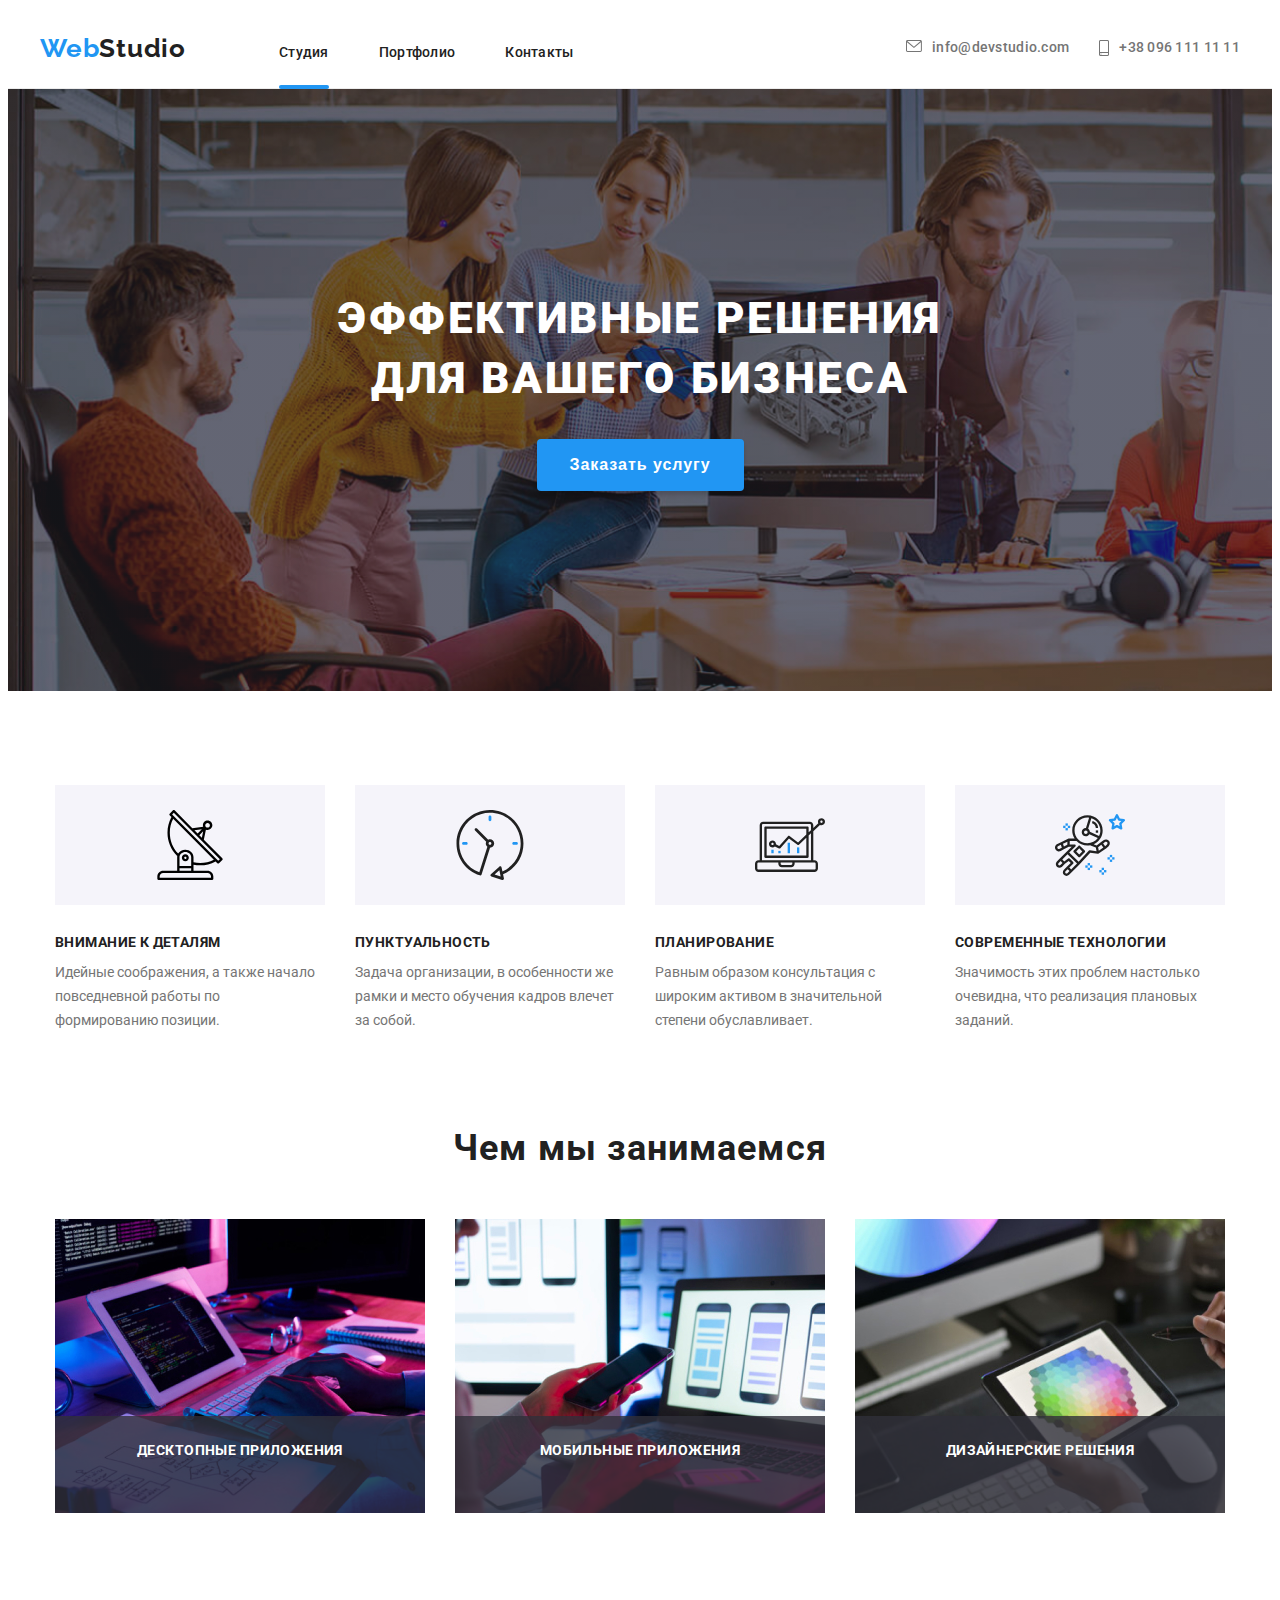
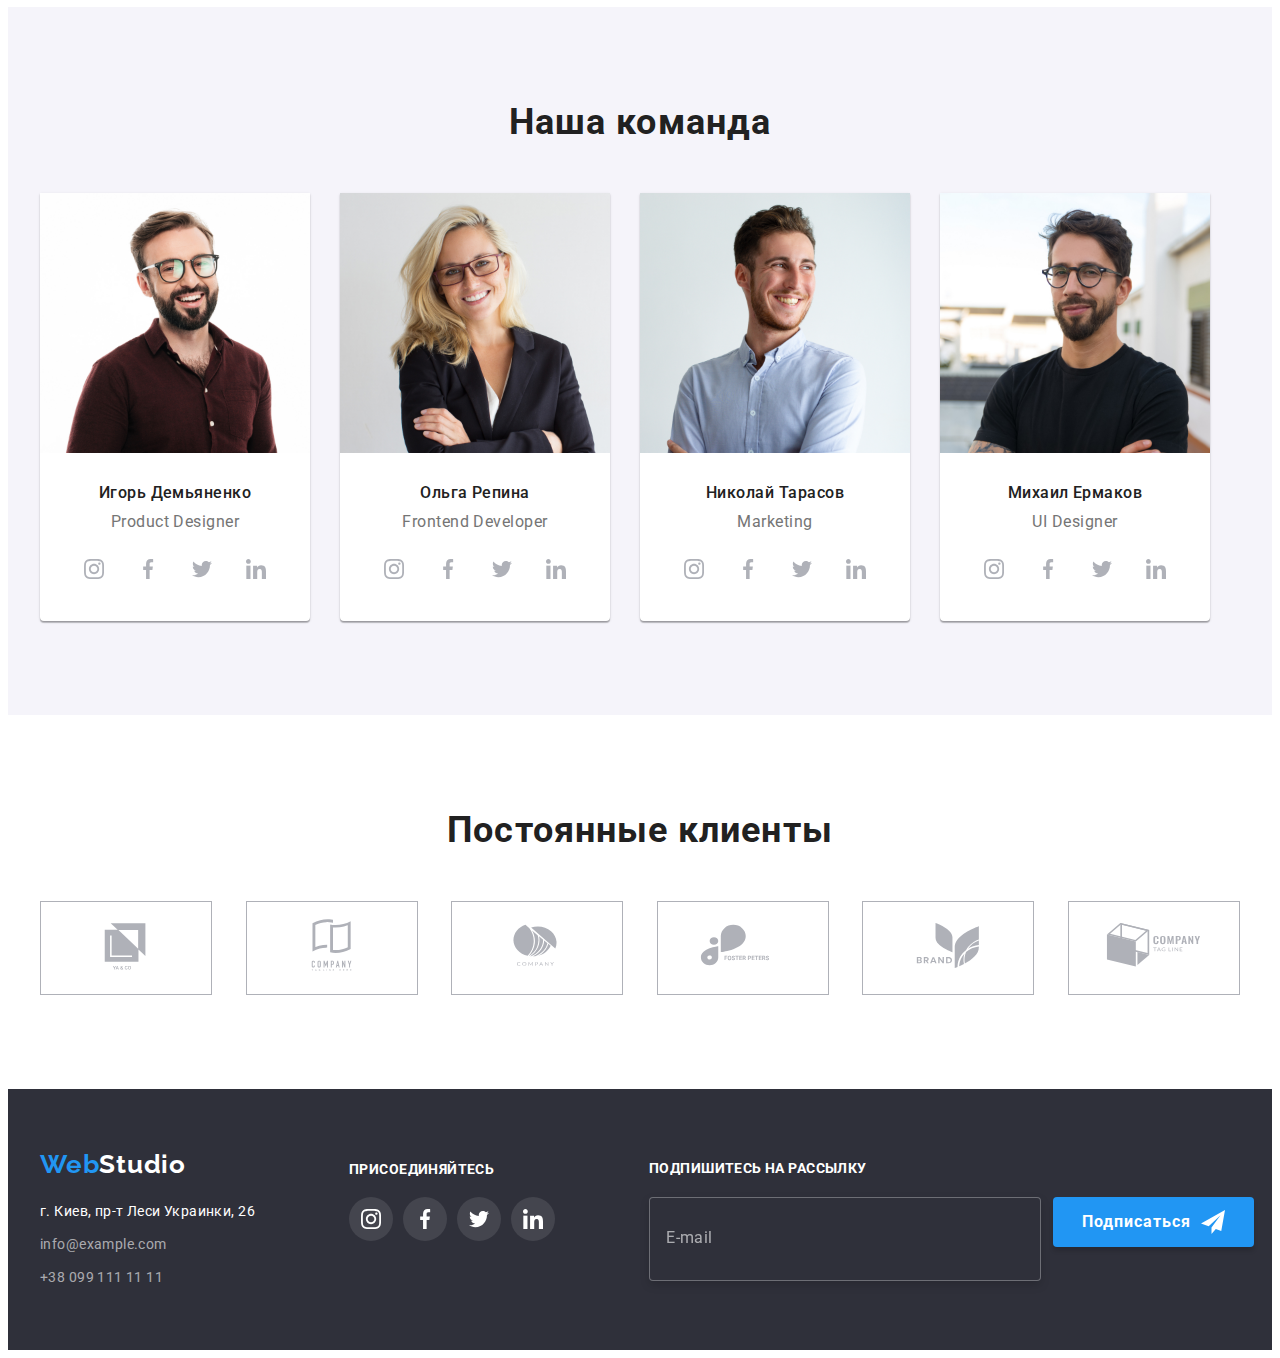
<file: index.html>
<!DOCTYPE html>
<html lang="ru">

<head>
    <meta charset="UTF-8">
    <meta http-equiv="X-UA-Compatible" content="IE=edge">
    <meta name="viewport" content="width=device-width, initial-scale=1.0">
    <link rel="preconnect" href="https://fonts.googleapis.com">
    <link rel="preconnect" href="https://fonts.gstatic.com" crossorigin>
    <link
        href="https://fonts.googleapis.com/css2?family=Raleway:wght@700&family=Roboto:wght@400;500;700;900&display=swap"
        rel="stylesheet">
    <link rel="stylesheet" href="https://cdnjs.cloudflare.com/ajax/libs/modern-normalize/1.1.0/modern-normalize.min.css"
        integrity="sha512-wpPYUAdjBVSE4KJnH1VR1HeZfpl1ub8YT/NKx4PuQ5NmX2tKuGu6U/JRp5y+Y8XG2tV+wKQpNHVUX03MfMFn9Q=="
        crossorigin="anonymous" referrerpolicy="no-referrer">
    <link rel="stylesheet" href="./css/styles.css">
    <title>Главная</title>
</head>

<body>
    <!-- ========= HEADER ========= -->
    <header class="header">
        <div class="conteiner">
            <nav class="nav">
                <a class="logo link" href="index.html" lang="en">Web<span
                        class="logo-part-right-header">Studio</span></a>
                <ul class="nav-list list">
                    <li class="nav-item">
                        <a class="nav-item-link link visited" href="index.html">Студия</a>
                    </li>
                    <li class="nav-item">
                        <a class="nav-item-link link" href="portfolio.html">Портфолио</a>
                    </li>
                    <li class="nav-item">
                        <a class="nav-item-link link" href="">Контакты</a>
                    </li>
                </ul>
            </nav>
            <ul class="header-contacts list">
                <li class="header-contacts-item">
                    <a class="header-contacts-link link" href="mailto:info@devstudio.com">
                        <svg class="header-contacts-icon" width="16px" height="12px">
                            <use href="./images/icons.svg#icon-envelope"></use>
                        </svg>
                        info@devstudio.com
                    </a>
                </li>
                <li class="header-contacts-item">
                    <a class="header-contacts-link link" href="tel:+380961111111">
                        <svg class="header-contacts-icon" width="10px" height="16px">
                            <use href="./images/icons.svg#icon-smartphone"></use>
                        </svg>
                        +38 096 111 11 11
                    </a>
                </li>
            </ul>
        </div>
    </header>
    <!-- ======= END HEADER ======= -->

    <main>
        <!-- ======== HERO ======== -->
        <section class="hero">
            <div class="conteiner">
                <h1 class="hero-title">Эффективные решения для вашего бизнеса</h1>
                <button class="modal-btn" type="button" data-modal-open>Заказать услугу</button>
            </div>
        </section>
        <!-- ====== END HERO ====== -->

        <!-- ======== BENEFITS ======== -->
        <section class="benefits">
            <div class="conteiner">
                <h2 class="visually-hidden">Наши Преимущества</h2>
                <ul class="benefits-list list">
                    <li class="benefits-list-item">
                        <div class="benefits-list-conteiner">
                            <svg class="benefits-list-icon" width="70px" height="70px">
                                <use href="./images/icons.svg#icon-antenna"></use>
                            </svg>
                        </div>
                        <h3 class="benefits-list-title">Внимание к деталям</h3>
                        <p class="benefits-list-text">Идейные соображения, а также начало повседневной работы по
                            формированию позиции.</p>
                    </li>
                    <li class="benefits-list-item">
                        <div class="benefits-list-conteiner">
                            <svg class="benefits-list-icon" width="70px" height="70px">
                                <use href="./images/icons.svg#icon-clock"></use>
                            </svg>
                        </div>
                        <h3 class="benefits-list-title">Пунктуальность</h3>
                        <p class="benefits-list-text">
                            Задача организации, в особенности же рамки и место обучения кадров влечет за собой.
                        </p>
                    </li>
                    <li class="benefits-list-item">
                        <div class="benefits-list-conteiner">
                            <svg class="benefits-list-icon" width="70px" height="70px">
                                <use href="./images/icons.svg#icon-diagram"></use>
                            </svg>
                        </div>
                        <h3 class="benefits-list-title">Планирование</h3>
                        <p class="benefits-list-text">Равным образом консультация с широким активом в значительной
                            степени
                            обуславливает.</p>
                    </li>
                    <li class="benefits-list-item">
                        <div class="benefits-list-conteiner">
                            <svg class="benefits-list-icon" width="70px" height="70px">
                                <use href="./images/icons.svg#icon-astronaut"></use>
                            </svg>
                        </div>
                        <h3 class="benefits-list-title">Современные технологии</h3>
                        <p class="benefits-list-text">Значимость этих проблем настолько очевидна, что реализация
                            плановых
                            заданий.</p>
                    </li>
                </ul>
            </div>
        </section>
        <!-- ====== END BENEFITS ====== -->

        <!-- ======= DEVELOPMENT ======= -->
        <section class="development">
            <h2 class="development-title">Чем мы занимаемся</h2>
            <div class="conteiner">
                <ul class="development-list list">
                    <li class="development-list-item">
                        <img class="development-list-img" src="./images/box1.jpg" alt="Человек пишет код программы"
                            width="370" height="294">
                        <p class="development-list-text">Десктопные приложения</p>
                    </li>
                    <li class="development-list-item">
                        <img class="development-list-img" src="./images/box2.jpg"
                            alt="Человек занимается оформлением сайта" width="370" height="294">
                        <p class="development-list-text">Мобильные приложения</p>
                    </li>
                    <li class="development-list-item">
                        <img class="development-list-img" src="./images/box3.jpg" alt="Человек создает дизайн сайта"
                            width="370" height="294">
                        <p class="development-list-text">Дизайнерские решения</p>
                    </li>
                </ul>
            </div>

        </section>
        <!-- ===== END DEVELOPMENT ===== -->

        <!-- ========= TEAM ========= -->
        <section class="team">
            <div class="conteiner">
                <h2 class="team-title">Наша команда</h2>
                <ul class="team-list list">
                    <li class="team-list-item">
                        <img class="team-list-img" src="./images/team1.jpg" alt="Игорь Демьяненко - разработчик проекта"
                            width="270" height="260">
                        <div class="team-list-conteiner">
                            <h3 class="team-list-title">Игорь Демьяненко</h3>
                            <p class="team-list-text" lang="en">Product Designer</p>
                            <div class="social-link">
                                <ul class="social-link-list list">
                                    <li class="social-link-item">
                                        <a class="social-link-link link" href="">
                                            <svg class="social-link-icon" width="20px" height="20px">
                                                <use href="./images/icons.svg#icon-instagram"></use>
                                            </svg>
                                        </a>
                                    </li>
                                    <li class="social-link-item">
                                        <a class="social-link-link link" href="">
                                            <svg class="social-link-icon" width="20px" height="20px">
                                                <use href="./images/icons.svg#icon-facebook"></use>
                                            </svg>
                                        </a>
                                    </li>
                                    <li class="social-link-item">
                                        <a class="social-link-link link" href="">
                                            <svg class="social-link-icon" width="20px" height="20px">
                                                <use href="./images/icons.svg#icon-twitter"></use>
                                            </svg>
                                        </a>
                                    </li>
                                    <li class="social-link-item">
                                        <a class="social-link-link link" href="">
                                            <svg class="social-link-icon" width="20px" height="20px">
                                                <use href="./images/icons.svg#icon-linkedin"></use>
                                            </svg>
                                        </a>
                                    </li>
                                </ul>
                            </div>
                        </div>
                    </li>
                    <li class="team-list-item">
                        <img class="team-list-img" src="./images/team2.jpg" alt="Ольга Репина - фронтенд разработчик"
                            width="270" height="260">
                        <div class="team-list-conteiner">
                            <h3 class="team-list-title">Ольга Репина</h3>
                            <p class="team-list-text" lang="en">Frontend Developer</p>
                            <div class="social-link">
                                <ul class="social-link-list list">
                                    <li class="social-link-item">
                                        <a class="social-link-link link" href="">
                                            <svg class="social-link-icon" width="20px" height="20px">
                                                <use href="./images/icons.svg#icon-instagram"></use>
                                            </svg>
                                        </a>
                                    </li>
                                    <li class="social-link-item">
                                        <a class="social-link-link link" href="">
                                            <svg class="social-link-icon" width="20px" height="20px">
                                                <use href="./images/icons.svg#icon-facebook"></use>
                                            </svg>
                                        </a>
                                    </li>
                                    <li class="social-link-item">
                                        <a class="social-link-link link" href="">
                                            <svg class="social-link-icon" width="20px" height="20px">
                                                <use href="./images/icons.svg#icon-twitter"></use>
                                            </svg>
                                        </a>
                                    </li>
                                    <li class="social-link-item">
                                        <a class="social-link-link link" href="">
                                            <svg class="social-link-icon" width="20px" height="20px">
                                                <use href="./images/icons.svg#icon-linkedin"></use>
                                            </svg>
                                        </a>
                                    </li>
                                </ul>
                            </div>
                        </div>
                    </li>
                    <li class="team-list-item">
                        <img class="team-list-img" src="./images/team3.jpg" alt="Николай Тарасов - маркетинг"
                            width="270" height="260">
                        <div class="team-list-conteiner">
                            <h3 class="team-list-title">Николай Тарасов</h3>
                            <p class="team-list-text" lang="en">Marketing</p>
                            <div class="social-link">
                                <ul class="social-link-list list">
                                    <li class="social-link-item">
                                        <a class="social-link-link link" href="">
                                            <svg class="social-link-icon" width="20px" height="20px">
                                                <use href="./images/icons.svg#icon-instagram"></use>
                                            </svg>
                                        </a>
                                    </li>
                                    <li class="social-link-item">
                                        <a class="social-link-link link" href="">
                                            <svg class="social-link-icon" width="20px" height="20px">
                                                <use href="./images/icons.svg#icon-facebook"></use>
                                            </svg>
                                        </a>
                                    </li>
                                    <li class="social-link-item">
                                        <a class="social-link-link link" href="">
                                            <svg class="social-link-icon" width="20px" height="20px">
                                                <use href="./images/icons.svg#icon-twitter"></use>
                                            </svg>
                                        </a>
                                    </li>
                                    <li class="social-link-item">
                                        <a class="social-link-link link" href="">
                                            <svg class="social-link-icon" width="20px" height="20px">
                                                <use href="./images/icons.svg#icon-linkedin"></use>
                                            </svg>
                                        </a>
                                    </li>
                                </ul>
                            </div>
                        </div>
                    </li>
                    <li class="team-list-item">
                        <img class="team-list-img" src="./images/team4.jpg"
                            alt="Михаил Ермаков - разработчик интерфейса" width="270" height="260">
                        <div class="team-list-conteiner">
                            <h3 class="team-list-title">Михаил Ермаков</h3>
                            <p class="team-list-text" lang="en">UI Designer</p>
                            <div class="social-link">
                                <ul class="social-link-list list">
                                    <li class="social-link-item">
                                        <a class="social-link-link link" href="">
                                            <svg class="social-link-icon" width="20px" height="20px">
                                                <use href="./images/icons.svg#icon-instagram"></use>
                                            </svg>
                                        </a>
                                    </li>
                                    <li class="social-link-item">
                                        <a class="social-link-link link" href="">
                                            <svg class="social-link-icon" width="20px" height="20px">
                                                <use href="./images/icons.svg#icon-facebook"></use>
                                            </svg>
                                        </a>
                                    </li>
                                    <li class="social-link-item">
                                        <a class="social-link-link link" href="">
                                            <svg class="social-link-icon" width="20px" height="20px">
                                                <use href="./images/icons.svg#icon-twitter"></use>
                                            </svg>
                                        </a>
                                    </li>
                                    <li class="social-link-item">
                                        <a class="social-link-link link" href="">
                                            <svg class="social-link-icon" width="20px" height="20px">
                                                <use href="./images/icons.svg#icon-linkedin"></use>
                                            </svg>
                                        </a>
                                    </li>
                                </ul>
                            </div>
                        </div>
                    </li>
                </ul>
            </div>
        </section>
        <!-- ======= END TEAM ======= -->

        <!-- ======== CLIENTS ======== -->
        <section class="clients">
            <div class="conteiner">
                <h2 class="clients-title">Постоянные клиенты</h2>
                <ul class="clients-list list">
                    <li class="clients-list-item">
                        <div class="clients-list-conteiner">
                            <a class="clients-list-link link" href="">
                                <svg class="clients-link-icon" width="106px" height="60px">
                                    <use href="./images/icons.svg#icon-client-1"></use>
                                </svg>

                            </a>
                        </div>
                    </li>
                    <li class="clients-list-item">
                        <div class="clients-list-conteiner">
                            <a class="clients-list-link link" href="">
                                <svg class="clients-link-icon" width="106px" height="60px">
                                    <use href="./images/icons.svg#icon-client-2"></use>
                                </svg>

                            </a>
                        </div>
                    </li>
                    <li class="clients-list-item">
                        <div class="clients-list-conteiner">
                            <a class="clients-list-link link" href="">
                                <svg class="clients-link-icon" width="106px" height="60px">
                                    <use href="./images/icons.svg#icon-client-3"></use>
                                </svg>

                            </a>
                        </div>
                    </li>
                    <li class="clients-list-item">
                        <div class="clients-list-conteiner">
                            <a class="clients-list-link link" href="">
                                <svg class="clients-link-icon" width="106px" height="60px">
                                    <use href="./images/icons.svg#icon-client-4"></use>
                                </svg>

                            </a>
                        </div>
                    </li>
                    <li class="clients-list-item">
                        <div class="clients-list-conteiner">
                            <a class="clients-list-link link" href="">
                                <svg class="clients-link-icon" width="106px" height="60px">
                                    <use href="./images/icons.svg#icon-client-5"></use>
                                </svg>

                            </a>
                        </div>
                    </li>
                    <li class="clients-list-item">
                        <div class="clients-list-conteiner">
                            <a class="clients-list-link link" href="">
                                <svg class="clients-link-icon" width="106px" height="60px">
                                    <use href="./images/icons.svg#icon-client-6"></use>
                                </svg>

                            </a>
                        </div>
                    </li>
                </ul>
            </div>
        </section>
        <!-- ====== END CLIENTS ====== -->
    </main>

    <!-- ======== FOOTER ======== -->
    <footer class="footer">
        <div class="conteiner">
            <div class="footer-conteiner">
                <div class="footer-adress-conteiner">
                    <a class="logo link footer-logo-div" href="index.html" lang="en">Web<span
                            class="logo-part-right-footer">Studio</span></a>
                    <address class="address">
                        <a class="adress-link link" href="https://goo.gl/maps/y6NcmPz2KW6kS1Qi8" target="_blank"
                            rel="noopener noreferer">г. Киев,
                            пр-т
                            Леси Украинки, 26</a>
                        <ul class="adress-list list">
                            <li class="adress-list-item">
                                <a class="adress-list-link link" href="mailto:info@example.com">info@example.com</a>
                            </li>
                            <li class="adress-list-item">
                                <a class="adress-list-link link" href="tel:+380991111111">+38 099 111 11 11</a>
                            </li>
                        </ul>
                    </address>
                </div>
                <div class="footer-social-conteiner">
                    <p class="footer-social-text">присоединяйтесь</p>
                    <div class="social-link">
                        <ul class="footer-social-list list">
                            <li class="footer-social-item">
                                <a class="footer-social-link link" href="">
                                    <svg class="footer-social-link-icon" width="20px" height="20px">
                                        <use href="./images/icons.svg#icon-instagram"></use>
                                    </svg>
                                </a>
                            </li>
                            <li class="footer-social-item">
                                <a class="footer-social-link link" href="">
                                    <svg class="footer-social-link-icon" width="20px" height="20px">
                                        <use href="./images/icons.svg#icon-facebook"></use>
                                    </svg>
                                </a>
                            </li>
                            <li class="footer-social-item">
                                <a class="footer-social-link link" href="">
                                    <svg class="footer-social-link-icon" width="20px" height="20px">
                                        <use href="./images/icons.svg#icon-twitter"></use>
                                    </svg>
                                </a>
                            </li>
                            <li class="footer-social-item">
                                <a class="footer-social-link link" href="">
                                    <svg class="footer-social-link-icon" width="20px" height="20px">
                                        <use href="./images/icons.svg#icon-linkedin"></use>
                                    </svg>
                                </a>
                            </li>
                        </ul>
                    </div>
                </div>
                <div class="footer-input-conteiner">
                    <p class="footer-form-message">Подпишитесь на рассылку</p>
                    <form class="footer-form">
                        <input type="email" name="footer-user-email" class="footer-form-input" placeholder="E-mail"
                            required>
                        <button type="submit" class="footer-form-button">Подписаться
                            <svg class="footer-form-icon" width="24px" height="24px">
                                <use href="./images/icons.svg#icon-icon-send"></use>
                            </svg>
                        </button>
                    </form>
                </div>
            </div>
        </div>
    </footer>
    <!-- ====== END FOOTER ====== -->

    <!-- ======== MODAL ======== -->
    <div class="backdrop is-hidden" data-modal>
        <div class="modal">
            <button type="button" class="modal-close-btn" data-modal-close>
                <svg class="modal-btn-icon" width="18px" height="18px">
                    <use href="./images/icons.svg#icon-close-black-18dp-2-1"></use>
                </svg>
            </button>
            <b class="modal-text">Оставьте свои данные, мы вам перезвоним</b>
            <form class="modal-form">
                <label class="modal-form-label">Имя
                    <span class="modal-form-label-wrapper">
                        <input type="text" name="user-name" class="modal-form-input" required minlength="2">
                        <svg class="modal-form-icon" width="18px" height="18px">
                            <use href="./images/icons.svg#icon-person-black-18dp-1"></use>
                        </svg>
                    </span>
                </label>
                <label class="modal-form-label">Телефон
                    <span class="modal-form-label-wrapper">
                        <input type="tel" name="user-phone" class="modal-form-input" title="096-111-11-11" required>
                        <svg class="modal-form-icon" width="18px" height="18px">
                            <use href="./images/icons.svg#icon-phone-black-18dp-1"></use>
                        </svg>
                    </span>
                </label>
                <label class="modal-form-label">Почта
                    <span class="modal-form-label-wrapper">
                        <input type="email" name="user-email" class="modal-form-input">
                        <svg class="modal-form-icon" width="18px" height="18px">
                            <use href="./images/icons.svg#icon-email-black-18dp-1"></use>
                        </svg>
                    </span>
                </label>
                <label class="modal-form-label">Комментарий
                    <textarea name="user-message" class="modal-form-message" placeholder="Введите текст"></textarea>
                </label>
                <input type="checkbox" id="user-license" class="modal-form-license-box visually-hidden"
                    name="licensebox">
                <label class="modal-form-license-text" for="user-license">Соглашаюсь с рассылкой и принимаю&nbsp; <a
                        href="" class="modal-form-license-link">Условия
                        договора</a> </label>
                <button type="submit" class="modal-form-button">Отправить</button>
            </form>
        </div>
    </div>
    <!-- ====== END MODAL ====== -->

    <script src="./js/modal.js"></script>
</body>

</html>
</file>
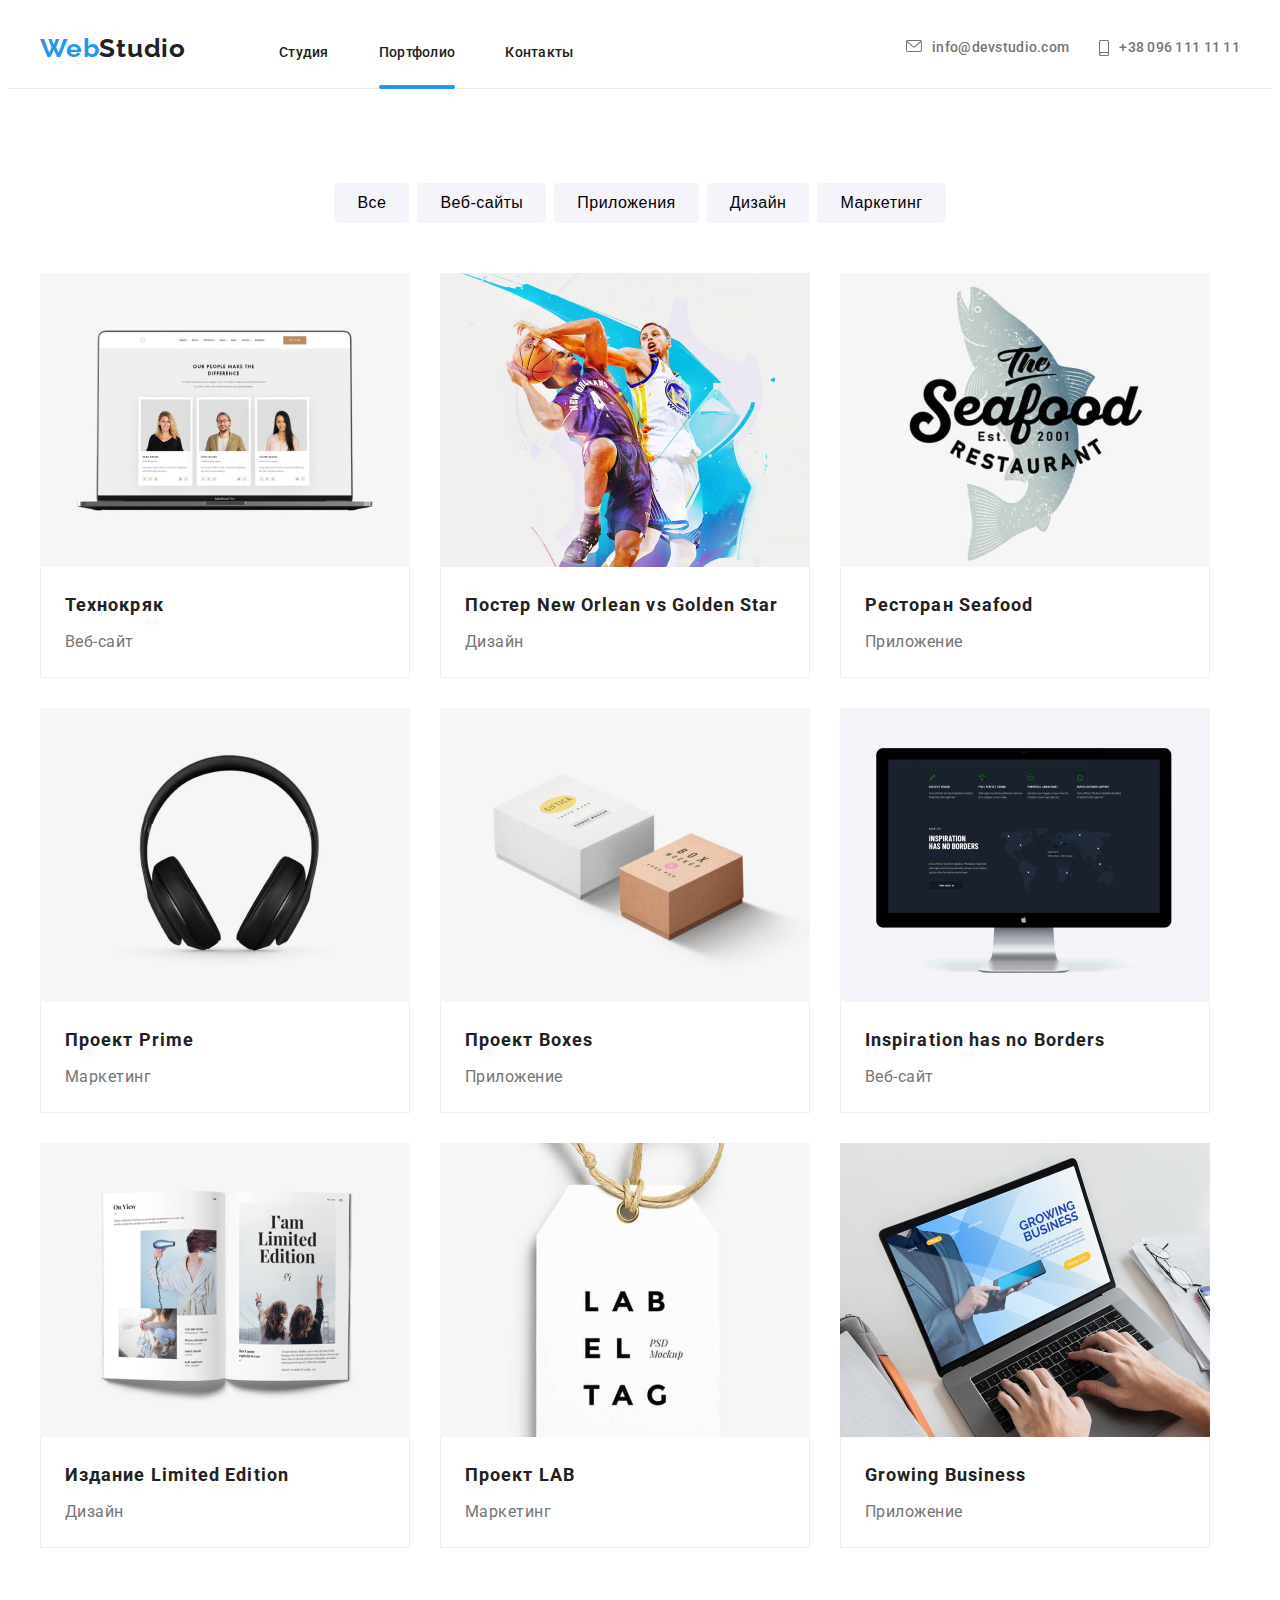
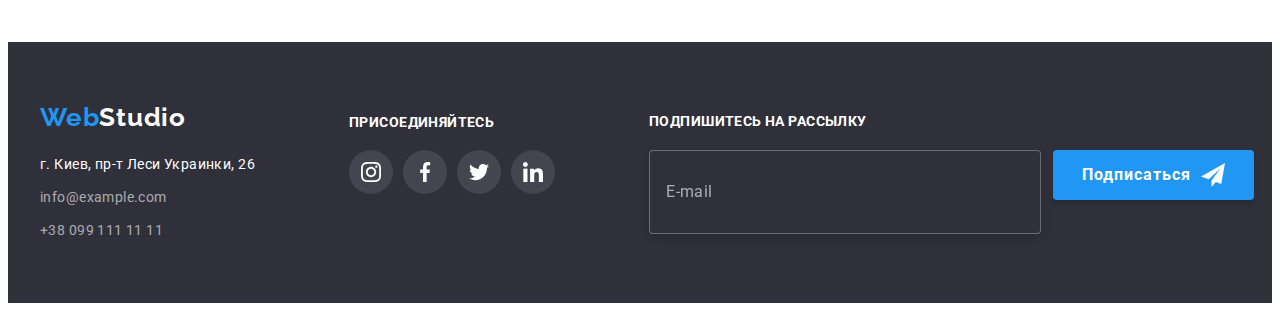
<file: portfolio.html>
<!DOCTYPE html>
<html lang="ru">

<head>
    <meta charset="UTF-8">
    <meta http-equiv="X-UA-Compatible" content="IE=edge">
    <meta name="viewport" content="width=device-width, initial-scale=1.0">
    <link rel="preconnect" href="https://fonts.googleapis.com">
    <link rel="preconnect" href="https://fonts.gstatic.com" crossorigin>
    <link
        href="https://fonts.googleapis.com/css2?family=Raleway:wght@700&family=Roboto:wght@400;500;700;900&display=swap"
        rel="stylesheet">
    <link rel="stylesheet" href="https://cdnjs.cloudflare.com/ajax/libs/modern-normalize/1.1.0/modern-normalize.min.css"
        integrity="sha512-wpPYUAdjBVSE4KJnH1VR1HeZfpl1ub8YT/NKx4PuQ5NmX2tKuGu6U/JRp5y+Y8XG2tV+wKQpNHVUX03MfMFn9Q=="
        crossorigin="anonymous" referrerpolicy="no-referrer">
    <link rel="stylesheet" href="./css/styles.css">
    <title>Портфолио</title>
</head>

<body>
    <!-- ========= HEADER ========= -->
    <header class="header">
        <div class="conteiner">
            <nav class="nav">
                <a class="logo link" href="index.html" lang="en">Web<span
                        class="logo-part-right-header">Studio</span></a>
                <ul class="nav-list list">
                    <li class="nav-item">
                        <a class="nav-item-link link " href="index.html">Студия</a>
                    </li>
                    <li class="nav-item">
                        <a class="nav-item-link link visited" href="portfolio.html">Портфолио</a>
                    </li>
                    <li class="nav-item">
                        <a class="nav-item-link link" href="">Контакты</a>
                    </li>
                </ul>
            </nav>
            <ul class="header-contacts list">
                <li class="header-contacts-item">
                    <a class="header-contacts-link link" href="mailto:info@devstudio.com">
                        <svg class="header-contacts-icon" width="16px" height="12px">
                            <use href="./images/icons.svg#icon-envelope"></use>
                        </svg>
                        info@devstudio.com
                    </a>
                </li>
                <li class="header-contacts-item">
                    <a class="header-contacts-link link" href="tel:+380961111111">
                        <svg class="header-contacts-icon" width="10px" height="16px">
                            <use href="./images/icons.svg#icon-smartphone"></use>
                        </svg>
                        +38 096 111 11 11
                    </a>
                </li>
            </ul>
        </div>
    </header>
    <!-- ======= END HEADER ======= -->
    <main>

        <!-- ======= PORTFOLIO ======= -->
        <section class="portfolio">
            <div class="conteiner">
                <h1 class="visually-hidden">Наши проекты</h1>
                <ul class="filters-list list">
                    <li class="filters-list-item">
                        <button class="filters-btn" type="button">Все</button>
                    </li>
                    <li class="filters-list-item">
                        <button class="filters-btn" type="button">Веб-сайты</button>
                    </li>
                    <li class="filters-list-item">
                        <button class="filters-btn" type="button">Приложения</button>
                    </li>
                    <li class="filters-list-item">
                        <button class="filters-btn" type="button">Дизайн</button>
                    </li>
                    <li class="filters-list-item">
                        <button class="filters-btn" type="button">Маркетинг</button>
                    </li>
                </ul>
                <ul class="portfolio-list list">
                    <li class="portfolio-list-item">
                        <a class="portfolio-list-link link" href="">
                            <div class="potrfolio-list-link-wrapper">
                                <img src="./portfolio-images/project-1.jpg" alt="Ноутбук с открытым сайтом" width="370"
                                    height="294">
                                <p class="portfolio-list-overlay">Ресурс предлагает комплексные предложения с разным
                                    уровнем
                                    функционала и сервисов. Все это позволит посетителю получить
                                    исчерпывающие сведения о компании или частном лице.</p>
                            </div>
                            <div class="portfolio-list-conteiner">
                                <h2 class="portfolio-list-title">Технокряк</h2>
                                <p class="portfolio-list-text">Веб-сайт</p>
                            </div>
                        </a>
                    </li>
                    <li class="portfolio-list-item">
                        <a class="portfolio-list-link link" href="">
                            <div class="potrfolio-list-link-wrapper">
                                <img src="./portfolio-images/project-2.jpg" alt="Два баскетболиста" width="370"
                                    height="294">
                                <p class="portfolio-list-overlay">Ресурс предлагает комплексные предложения с разным
                                    уровнем
                                    функционала и сервисов. Все это позволит посетителю получить
                                    исчерпывающие сведения о компании или частном лице.</p>
                            </div>
                            <div class="portfolio-list-conteiner">
                                <h2 class="portfolio-list-title">Постер <span lang="en">New Orlean vs Golden Star</span>
                                </h2>
                                <p class="portfolio-list-text">Дизайн</p>
                            </div>
                        </a>
                    </li>
                    <li class="portfolio-list-item">
                        <a class="portfolio-list-link link" href="">
                            <div class="potrfolio-list-link-wrapper">
                                <img src="./portfolio-images/project-3.jpg" alt="Рыба" width="370" height="294">
                                <p class="portfolio-list-overlay">Ресурс предлагает комплексные предложения с разным
                                    уровнем
                                    функционала и сервисов. Все это позволит посетителю получить
                                    исчерпывающие сведения о компании или частном лице.</p>
                            </div>
                            <div class="portfolio-list-conteiner">
                                <h2 class="portfolio-list-title">Ресторан <span lang="en">Seafood</span></h2>
                                <p class="portfolio-list-text">Приложение</p>
                            </div>
                        </a>
                    </li>
                    <li class="portfolio-list-item">
                        <a class="portfolio-list-link link" href="">
                            <div class="potrfolio-list-link-wrapper">
                                <img src="./portfolio-images/project-4.jpg" alt="Наушники" width="370" height="294">
                                <p class="portfolio-list-overlay">Ресурс предлагает комплексные предложения с разным
                                    уровнем
                                    функционала и сервисов. Все это позволит посетителю получить
                                    исчерпывающие сведения о компании или частном лице.</p>
                            </div>
                            <div class="portfolio-list-conteiner">
                                <h2 class="portfolio-list-title">Проект <span lang="en">Prime</span></h2>
                                <p class="portfolio-list-text">Маркетинг</p>
                            </div>
                        </a>
                    </li>
                    <li class="portfolio-list-item">
                        <a class="portfolio-list-link link" href="">
                            <div class="potrfolio-list-link-wrapper">
                                <img src="./portfolio-images/project-5.jpg" alt="Две коробки" width="370" height="294">
                                <p class="portfolio-list-overlay">Ресурс предлагает комплексные предложения с разным
                                    уровнем
                                    функционала и сервисов. Все это позволит посетителю получить
                                    исчерпывающие сведения о компании или частном лице.</p>
                            </div>
                            <div class="portfolio-list-conteiner">
                                <h2 class="portfolio-list-title">Проект <span lang="en">Boxes</span></h2>
                                <p class="portfolio-list-text">Приложение</p>
                            </div>
                        </a>
                    </li>
                    <li class="portfolio-list-item">
                        <a class="portfolio-list-link link" href="">
                            <div class="potrfolio-list-link-wrapper">
                                <img src="./portfolio-images/project-6.jpg" alt="Монитор с картой земли" width="370"
                                    height="294">
                                <p class="portfolio-list-overlay">Ресурс предлагает комплексные предложения с разным
                                    уровнем
                                    функционала и сервисов. Все это позволит посетителю получить
                                    исчерпывающие сведения о компании или частном лице.</p>
                            </div>
                            <div class="portfolio-list-conteiner">
                                <h2 class="portfolio-list-title" lang="en">Inspiration has no Borders</h2>
                                <p class="portfolio-list-text">Веб-сайт</p>
                            </div>
                        </a>
                    </li>
                    <li class="portfolio-list-item">
                        <a class="portfolio-list-link link" href="">
                            <div class="potrfolio-list-link-wrapper">
                                <img src="./portfolio-images/project-7.jpg" alt="Открытая книга" width="370"
                                    height="294">
                                <p class="portfolio-list-overlay">Ресурс предлагает комплексные предложения с разным
                                    уровнем
                                    функционала и сервисов. Все это позволит посетителю получить
                                    исчерпывающие сведения о компании или частном лице.</p>
                            </div>
                            <div class="portfolio-list-conteiner">
                                <h2 class="portfolio-list-title">Издание <span lang="en">Limited Edition</span></h2>
                                <p class="portfolio-list-text">Дизайн</p>
                            </div>
                        </a>
                    </li>
                    <li class="portfolio-list-item">
                        <a class="portfolio-list-link link" href="">
                            <div class="potrfolio-list-link-wrapper">
                                <img src="./portfolio-images/project-8.jpg" alt="Бирка с одежды" width="370"
                                    height="294">
                                <p class="portfolio-list-overlay">Ресурс предлагает комплексные предложения с разным
                                    уровнем
                                    функционала и сервисов. Все это позволит посетителю получить
                                    исчерпывающие сведения о компании или частном лице.</p>
                            </div>
                            <div class="portfolio-list-conteiner">
                                <h2 class="portfolio-list-title">Проект <span lang="en">LAB</span></h2>
                                <p class="portfolio-list-text">Маркетинг</p>
                            </div>
                        </a>
                    </li>
                    <li class="portfolio-list-item">
                        <a class="portfolio-list-link link" href="">
                            <div class="potrfolio-list-link-wrapper">
                                <img src="./portfolio-images/project-9.jpg" alt="Человек работает за компьютером"
                                    width="370" height="294">
                                <p class="portfolio-list-overlay">Ресурс предлагает комплексные предложения с разным
                                    уровнем
                                    функционала и сервисов. Все это позволит посетителю получить
                                    исчерпывающие сведения о компании или частном лице.</p>
                            </div>
                            <div class="portfolio-list-conteiner">
                                <h2 class="portfolio-list-title" lang="en">Growing Business</h2>
                                <p class="portfolio-list-text">Приложение</p>
                            </div>
                        </a>
                    </li>
                </ul>
            </div>
        </section>
        <!-- ===== END PORTFOLIO ===== -->

    </main>

    <!-- ======== FOOTER ======== -->
    <footer class="footer">
        <div class="conteiner">
            <div class="footer-conteiner">
                <div class="footer-adress-conteiner">
                    <a class="logo link footer-logo-div" href="index.html" lang="en">Web<span
                            class="logo-part-right-footer">Studio</span></a>
                    <address class="address">
                        <a class="adress-link link" href="https://goo.gl/maps/y6NcmPz2KW6kS1Qi8" target="_blank"
                            rel="noopener noreferer">г. Киев,
                            пр-т
                            Леси Украинки, 26</a>
                        <ul class="adress-list list">
                            <li class="adress-list-item">
                                <a class="adress-list-link link" href="mailto:info@example.com">info@example.com</a>
                            </li>
                            <li class="adress-list-item">
                                <a class="adress-list-link link" href="tel:+380991111111">+38 099 111 11 11</a>
                            </li>
                        </ul>
                    </address>
                </div>
                <div class="footer-social-conteiner">
                    <p class="footer-social-text">присоединяйтесь</p>
                    <div class="social-link">
                        <ul class="footer-social-list list">
                            <li class="footer-social-item">
                                <a class="footer-social-link link" href="">
                                    <svg class="footer-social-link-icon" width="20px" height="20px">
                                        <use href="./images/icons.svg#icon-instagram"></use>
                                    </svg>
                                </a>
                            </li>
                            <li class="footer-social-item">
                                <a class="footer-social-link link" href="">
                                    <svg class="footer-social-link-icon" width="20px" height="20px">
                                        <use href="./images/icons.svg#icon-facebook"></use>
                                    </svg>
                                </a>
                            </li>
                            <li class="footer-social-item">
                                <a class="footer-social-link link" href="">
                                    <svg class="footer-social-link-icon" width="20px" height="20px">
                                        <use href="./images/icons.svg#icon-twitter"></use>
                                    </svg>
                                </a>
                            </li>
                            <li class="footer-social-item">
                                <a class="footer-social-link link" href="">
                                    <svg class="footer-social-link-icon" width="20px" height="20px">
                                        <use href="./images/icons.svg#icon-linkedin"></use>
                                    </svg>
                                </a>
                            </li>
                        </ul>
                    </div>
                </div>
                <div class="footer-input-conteiner">
                    <p class="footer-form-message">Подпишитесь на рассылку</p>
                    <form class="footer-form">
                        <input type="email" name="footer-user-email" class="footer-form-input" placeholder="E-mail"
                            required>
                        <button type="submit" class="footer-form-button">Подписаться
                            <svg class="footer-form-icon" width="24px" height="24px">
                                <use href="./images/icons.svg#icon-icon-send"></use>
                            </svg>
                        </button>
                    </form>
                </div>
            </div>
        </div>
    </footer>
    <!-- ====== END FOOTER ====== -->

</body>

</html>
</file>
<file: css/styles.css>
:root {
    --main-font: 'Roboto', sans-serif;
    --secondary-font: 'Raleway', sans-serif;
    --accent-color: rgba(33, 150, 243, 1);
    --primary-color: rgba(33, 33, 33, 1);
    --secondary-color: rgba(117, 117, 117, 1);
    --third-color: rgba(255, 255, 255, 1);
}
body {
color: var(--primary-color);
font-family: var(--main-font);
}
h1, h2, h3, h4, h5, h6, p{
    margin: 0;
}
ul, ol{
    padding: 0;
    margin: 0;
}
img{
    display: block;
}
.visually-hidden{
    position: absolute !important;
    clip: rect(1px 1px 1px 1px);
    clip: rect(1px, 1px, 1px, 1px);
    padding: 0 !important;
    border: 0 !important;
    height: 1px !important;
    width: 1px !important;
    overflow: hidden;
}
.link{
    text-decoration: none;
}
.list {
    list-style: none;
}
.address {
    font-style: normal;
}
/* ======= COMPONENTS ======== */
.conteiner{
    margin: 0 auto;
    width: 1200px;
}
/* ===== END COMPONENTS ====== */

/* ========= HEADER ========== */
.header {
    border-bottom: 1px solid rgba(236, 236, 236, 1);
}
.header .conteiner{
    display: flex;
    align-items: center;
    padding: 0 15px;
    border-top: none;
    min-height: 80px;
}
.nav {
    display: flex;
    align-items: baseline;
}
.nav-list {
    display: flex;
}
.header-contacts{
    display: flex;
    margin-left: auto;
}
.logo {
font-family: var(--secondary-font);
font-weight: 700;
font-size: 26px;
line-height: 1.19;
letter-spacing: 0.03em;
color: var(--accent-color);
margin-right: 93px;
transition: text-decoration 1000ms cubic-bezier(0.4, 0, 0.2, 1);
}
.logo-part-right-header {
    color: var(--primary-color);
}
.logo:hover,
.logo:focus {
    text-decoration: underline;
}
.nav-item:not(:last-child){
    margin-right: 50px;
}
.nav-item{
position: relative;
}
.nav-item-link {
font-weight: 500;
font-size: 14px;
line-height: 1.14;
letter-spacing: 0.02em;
color: var(--primary-color);
transition: color 250ms cubic-bezier(0.4, 0, 0.2, 1);
}
.nav-item-link:hover,
.nav-item-link:focus {
    color: var(--accent-color);
}
.visited:visited {
    color: var(--accent-color);
}
.visited::after{
display: inline-block;
content:'';
position: absolute;
left: 0;
bottom: -28px;
width: 100%;
height: 4px;
background: var(--accent-color);
border-radius: 2px;
}

.header-contacts-link:hover .header-contacts-icon,
.header-contacts-link:focus .header-contacts-icon{
 fill: var(--accent-color);
}
.header-contacts-item:not(:last-child){
    margin-right: 30px;
}
.header-contacts-icon{
    margin-right: 10px;
    fill: var(--secondary-color);
    transition: fill 250ms cubic-bezier(0.4, 0, 0.2, 1);
}
.link-icon{
    margin-right: 10px;
}
.header-contacts-link {
font-weight: 500;
font-size: 14px;
line-height: 1.14;
letter-spacing: 0.02em;
color: var(--secondary-color);
display: flex;
transition: color 250ms cubic-bezier(0.4, 0, 0.2, 1);
}
.header-contacts-link:hover,
.header-contacts-link:focus {
    color: var(--accent-color);
}
/* ======== END HEADER ======= */

/* ========== HERO =========== */
.hero .conteiner{
    padding-top: 200px;
    padding-bottom: 200px;
}
.hero {
    background-color: rgba(196, 196, 196, 1);
    background-image: linear-gradient(rgba(47, 48, 58, 0.4),rgba(47, 48, 58, 0.4)),
    url("../images/bghero.jpg");
    max-width: 1600px;
    background-repeat: no-repeat;
    background-size: cover;
}
.hero-title {
margin: auto;
max-width: 696px;
font-weight: 900;
font-size: 44px;
line-height: 1.36;
text-align: center;
letter-spacing: 0.06em;
text-transform: uppercase;
color: var(--third-color);
margin-bottom: 30px;
}
.modal-btn {
margin: 0 auto;
font-weight: 700;
font-size: 16px;
line-height: 1.88;
display: block;
letter-spacing: 0.06em;
color: var(--third-color);
background-color: var(--accent-color);
box-shadow: 0px 4px 4px rgba(0, 0, 0, 0.15);
cursor: pointer;
border-radius: 4px;
border: 1px solid transparent;
min-width: 200px;
padding: 10px 32px;
transition: background-color 250ms cubic-bezier(0.4, 0, 0.2, 1);
}

.modal-btn:hover,
.modal-btn:focus {
background-color: rgba(24, 140, 232, 1);
}
/* ======== END HERO ========= */

/* ======== BENEFITS ========= */
.benefits-list {
    display: flex;
    padding: 94px 15px;   
}
.benefits-list-item{
    width: 270px;
}
.benefits-list-item:not(:last-child){
    margin-right: 30px;
}
.benefits-list-title:not(:last-child){
    margin-bottom: 10px;
}
.benefits-list-title {
font-weight: 700;
font-size: 14px;
line-height: 1.14;
letter-spacing: 0.03em;
text-transform: uppercase;
}
.benefits-list-text {
font-size: 14px;
line-height: 1.71;
color: var(--secondary-color)
}
.benefits-list-conteiner{
    width: 270px;
    height: 120px;
    background-color: rgba(245, 244, 250, 1);
    margin-bottom: 30px;
    display: flex;
    justify-content: center;
    align-items: center;
}
/* ======= END BENEFITS ======= */

/* ======== DEVELOPMENT ======= */
.development-title {
font-weight: 700;
font-size: 36px;
line-height: 1.17;
text-align: center;
letter-spacing: 0.03em;
padding-bottom: 50px;
}
.development-list{
    display: flex;
    padding-left: 15px;
    padding-right: 15px;
    padding-bottom: 94px;
}
.development-list-item:not(:last-child){
    margin-right: 30px;
}
.development-list-item{
    position: relative;
}
.development-list-text{
position: absolute;
font-weight: 700;
font-size: 14px;
line-height: 1.14;
text-align: center;
letter-spacing: 0.03em;
text-transform: uppercase;
color: var(--third-color);
width: 100%;
height: 70px;
background-color: rgba(47, 48, 58, 0.8);
bottom: 0;
padding-top: 27px;
}
/* ====== END DEVELOPMENT ====== */

/* =========== TEAM ============ */
.team .conteiner{
    padding: 94px 15px;
}

.team {
    background-color: #F5F4FA;
}
.team-title {
font-weight: 700;
font-size: 36px;
line-height: 1.17;
text-align: center;
letter-spacing: 0.03em;
padding-bottom: 50px;
}
.team-list{
    display: flex;
}
.team-list-item {
background-color: var(--third-color);
box-shadow: 0px 1px 3px rgba(0, 0, 0, 0.12), 0px 1px 1px rgba(0, 0, 0, 0.14), 0px 2px 1px rgba(0, 0, 0, 0.2);
border-radius: 0px 0px 4px 4px;
}
.team-list-item:not(:last-child){
    margin-right: 30px;
} 
.team-list-conteiner{
    padding-top: 30px;
    padding-bottom: 30px;
}  
.team-list-title {
font-weight: 500;
font-size: 16px;
line-height: 1.19;
text-align: center;
letter-spacing: 0.03em;
margin-bottom: 10px;
}
.team-list-text {
font-size: 16px;
line-height: 1.19;
text-align: center;
letter-spacing: 0.03em;
color: var(--secondary-color);
margin-bottom: 16px;
}
.social-link-list{
    display: flex;
    justify-content: space-between;
    align-items: center;
    padding-left: 32px;
    padding-right: 32px;
}
.social-link-link{
    display: flex;
    justify-content: center;
    align-items: center;
    width: 44px;
    height: 44px;
    border-radius: 50%;
    transition: background-color 250ms cubic-bezier(0.4, 0, 0.2, 1);
}
.social-link-icon{
    fill: rgb(175, 177, 184);
    transition: fill 250ms cubic-bezier(0.4, 0, 0.2, 1);
}
.social-link-link:hover,
.social-link-link:focus {
    background-color: var(--accent-color);
}
.social-link-link:hover .social-link-icon,
.social-link-link:focus .social-link-icon {
    fill: var(--third-color);
}
/* ========= END TEAM ========== */

/* ========== CLIENTS ========== */
.clients .conteiner{
    padding: 94px 15px;
}
.clients-title{
    text-align: center;
    font-family: var(--main-font);
    font-weight: 700;
    font-size: 36px;
    line-height: 42px;
    text-align: center;
    letter-spacing: 0.03em;
    margin-bottom: 50px;
}
.clients-list{
    display: flex;   
    justify-content: space-between;
}
.clients-list-conteiner{
    width: 170px;
    height: 92px;
    border: 1px solid rgba(175, 177, 184, 1);
    display: flex;
    justify-content: center;
    align-items: center;
}
.clients-link-icon{
    fill: rgba(175, 177, 184, 1);
    transition: fill 250ms cubic-bezier(0.4, 0, 0.2, 1);
}
.clients-list-link:hover .clients-link-icon,
.clients-list-link:focus .clients-link-icon{
    fill: var(--accent-color);
}
/* ======== END CLIENTS ======== */

/* ========== FOOTER =========== */
.footer {
    background-color: rgba(47, 48, 58, 1);
}
.footer .conteiner{
    padding: 60px 15px;
}
.footer-conteiner{
    display: flex;
}
.footer-adress-conteiner{
    margin-right: 70px;
}
.footer-social-conteiner{
    padding-top: 12px;
    margin-right: 94px;
}
.footer-social-text{
font-family: var(--main-font);
font-weight: 700;
font-size: 14px;
line-height: 16px;
letter-spacing: 0.03em;
text-transform: uppercase;
color: var(--third-color);
margin-bottom: 20px;
}
.logo-part-right-footer {
    color: var(--third-color);
}
.footer-logo-div{
    display: block;
    margin-bottom: 20px;
}
.adress-link {
font-size: 14px;
line-height: 1.71;
letter-spacing: 0.03em;
color: var(--third-color);
margin-bottom: 9px;
transition: color 250ms cubic-bezier(0.4, 0, 0.2, 1);
}
.adress-link:hover,
.adress-link:focus {
    color: var(--accent-color);
}
.adress-list-link {
font-size: 14px;
line-height: 1.71;
letter-spacing: 0.03em;
color: rgba(255, 255, 255, 0.6);
transition: color 250ms cubic-bezier(0.4, 0, 0.2, 1);
}
.adress-list-link:hover,
.adress-list-link:focus {
color: var(--accent-color);
}
.adress-list-item{
    margin-top: 9px;
}
.footer-social-list{
    display: flex;
}
.footer-social-link{
    width: 44px;
    height: 44px;
    border-radius: 50%;
    background-color: rgba(255, 255, 255, 0.1);
    display: flex;
    align-items: center;
    justify-content: center;
    transition: background-color 250ms cubic-bezier(0.4, 0, 0.2, 1);
}
.footer-social-item:not(:last-child){
    margin-right: 10px;
}
.footer-social-link-icon{
    fill: var(--third-color);
}
.footer-social-link:hover,
.footer-social-link:focus{
    background-color: var(--accent-color);
}
.footer-input-conteiner{
    padding-top: 12px;
}
.footer-form-message{
    font-family: var(--main-font);
    font-weight: 700;
    font-size: 14px;
    line-height: 1.14;
    letter-spacing: 0.03em;
    text-transform: uppercase;
    color: var(--third-color);
    margin-bottom: 20px;
}
.footer-form {
    display: flex;
}
.footer-form-input {
    width: 358px;
    height: 50px;
    border: 1px solid rgba(255, 255, 255, 0.3);
    filter: drop-shadow(0px 4px 4px rgba(0, 0, 0, 0.15));
    border-radius: 4px;
    background-color: #2F303A;
    outline: none;
    padding: 16px;
    margin-right: 12px;
    color: var(--third-color);
}
.footer-form-input::placeholder {
    color: rgba(255, 255, 255, 0.6);
    font-family: var(--main-font);
    font-size: 16px;
    line-height: 1.25;
    letter-spacing: 0.03em;
}
.footer-form-button {
    min-width: 200px;
    height: 50px;
    padding: 10px 28px;
    background-color: var(--accent-color);
    box-shadow: 0px 4px 4px rgba(0, 0, 0, 0.15);
    border-radius: 4px;
    font-family: var(--main-font);
    font-weight: 700;
    font-size: 16px;
    line-height: 1.88;
    text-align: left;
    letter-spacing: 0.06em;
    color: var(--third-color);
    border: 1px solid transparent;
    cursor: pointer;
    display: flex;
    align-items: center;
    justify-content: center;
}
.footer-form-icon {
    margin-left: 10px;
}

/* ======== END FOOTER ========= */

/* ========= PORTFOLIO ========= */
.portfolio {
    background-color: var(--third-color);
}
.portfolio .conteiner{
    padding: 94px 15px;
}
.filters-list{
    display: flex;
    justify-content: center;
}
.filters-list-item:not(:last-child){
    margin-right: 8px;
    margin-bottom: 50px;
}
.filters-btn {
font-weight: 500;
font-size: 16px;
line-height: 1.63;
text-align: center;
letter-spacing: 0.03em;
background-color: rgba(245, 244, 250, 1);
border-radius: 4px;
cursor: pointer;
border: 1px solid transparent;
padding: 6px 22px;
transition: color 250ms cubic-bezier(0.4, 0, 0.2, 1), background-color 250ms cubic-bezier(0.4, 0, 0.2, 1), box-shadow 250ms cubic-bezier(0.4, 0, 0.2, 1);
}
.filters-btn:hover,
.filters-btn:focus {
color: var(--third-color);
background-color: var(--accent-color);
box-shadow: 0px 3px 1px rgba(0, 0, 0, 0.1), 0px 1px 2px rgba(0, 0, 0, 0.08), 0px 2px 2px rgba(0, 0, 0, 0.12);
}
.portfolio-list{
display: flex;
flex-wrap: wrap;
/* flex-basis: calc(100%/3-30px); */
gap: 30px;
}
.portfolio-list-item{
/* flex-basis: calc(100%/3-30px); */
transition: box-shadow 250ms cubic-bezier(0.4, 0, 0.2, 1);
}
.portfolio-list-item:hover,
.portfolio-list-item:focus{
box-shadow: 0px 1px 1px rgba(0, 0, 0, 0.12), 0px 4px 4px rgba(0, 0, 0, 0.06), 1px 4px 6px rgba(0, 0, 0, 0.16);
}
.portfolio-list-title {
font-weight: 700;
font-size: 18px;
line-height: 2.00;
letter-spacing: 0.06em;
color: var(--primary-color);
margin-bottom: 4px;
}
.portfolio-list-text {
font-size: 16px;
line-height: 1.88;
letter-spacing: 0.03em;
color: var(--secondary-color)
}
.portfolio-list-conteiner{
padding: 20px 24px;
border: 1px solid #EEEEEE;
border-top: none;
}
.portfolio-list-overlay{
position: absolute;
top: 0;
left: 0;
background-color: rgba(33, 150, 243, 0.9);
font-size: 18px;
line-height: 1.56;
letter-spacing: 0.03em;
color: #FFFFFF;
padding: 63px 24px;
height: 100%;
overflow: auto;
transform: translateY(100%);
transition: transform 250ms cubic-bezier(0.4, 0, 0.2, 1);
}
.potrfolio-list-link-wrapper{
position: relative;
overflow: hidden;
}
.portfolio-list-link:hover .portfolio-list-overlay,
.portfolio-list-link:focus .portfolio-list-overlay{
    transform: translateY(0%);
}
/* ======= END PORTFOLIO ======= */

/* ========= MODAL ========= */
.backdrop{
position: fixed;
top: 0;
left: 0;
width: 100vw;
height: 100vh;
background-color: rgba(0, 0, 0, 0.2);
transition: opacity 250ms cubic-bezier(0.4, 0, 0.2, 1), visibility 250ms cubic-bezier(0.4, 0, 0.2, 1), pointer-events 250ms cubic-bezier(0.4, 0, 0.2, 1);
}
.modal{
position: absolute;
top: 50%;
left: 50%;
transform: translate(-50%, -50%);
width: 528px;
height: 580px;
background-color: #FFFFFF;
padding: 40px;
}
.modal-close-btn{
position: absolute;
top: 8px;
right: 8px;
display: flex;
width: 30px;
height: 30px;
background: #FFFFFF;
border: 1px solid rgba(0, 0, 0, 0.1);
border-radius: 50%;
cursor: pointer;
align-items: center;
transition: fill 250ms linear;
}
.modal-close-btn:focus,
.modal-close-btn:hover{
    fill: var(--accent-color);
}
.is-hidden{
opacity: 0;
visibility: hidden;
pointer-events: none;
}
.modal-text{
    display: block;
    text-align: center;
    margin-bottom: 12px;
    font-family: var(--main-font);
    font-style: normal;
    font-weight: 700;
    font-size: 20px;
    line-height: 1.15;
    letter-spacing: 0.03em;
}
.modal-form {
    display: flex;
    flex-direction: column;
}
.modal-form-input {
    width: 100%;
    height: 40px;
    border: 1px solid rgba(33, 33, 33, 0.2);
    border-radius: 4px;
    padding-left: 42px;
    transition: border-color 250ms linear;
}
.modal-form-input:focus {
    outline: none;
    border-color: var(--accent-color);
}
.modal-form-label {
    margin-bottom: 10px;
    font-family: var(--main-font);
    font-size: 12px;
    line-height: 1.17;
    letter-spacing: 0.01em;
    color: #757575;
}
.modal-form-label-wrapper {
    position: relative;
    margin-top: 4px;
    display: block;
}
.modal-form-icon {
    position: absolute;
    top: 50%;
    left: 12px;
    transform: translateY(-50%);
    transition: fill 250ms linear;
}
.modal-form-input:focus + .modal-form-icon{
    fill: var(--accent-color);
}
.modal-form-message {
    width: 100%;
    resize: none;
    margin-top: 4px;
    height: 120px;
    border: 1px solid rgba(33, 33, 33, 0.2);
    border-radius: 4px;
    padding: 12px 16px;
    font-family: var(--main-font);
    font-size: 14px;
    line-height: 1.14;
    letter-spacing: 0.01em;
    transition: border-color 250ms linear;
}
.modal-form-message::placeholder {
    color: rgba(117, 117, 117, 0.5);
}
.modal-form-message:focus {
    border-color: var(--accent-color);
    outline: none;
}
.modal-form-license-text{
    display: flex;
    font-family: var(--main-font);
    font-size: 14px;
    line-height: 1.71;
    letter-spacing: 0.03em;
    color: #757575;
    align-items: center;
    margin-bottom: 30px;
}
.modal-form-license-text::before {
    display: block;
    content: "";
    width: 16px;   
    height: 15px;
    border: 1px solid #212121;
    border-radius: 1px;
    margin-right: 7px;
    cursor: pointer;
}
.modal-form-license-box:checked + .modal-form-license-text::before{
    background-image: url("../images/icon-check.svg");
    background-position: center;
    border-color: var(--accent-color);
    background-color: var(--accent-color);
    border-radius: 1px;
}
.modal-form-license-link {
    text-decoration-line: underline;
    color: #2196F3;
}
.modal-form-button {
    align-self: center;
    min-width: 200px;
    /* min-height: 50px; */
    background-color: var(--accent-color); 
    box-shadow: 0px 4px 4px rgba(0, 0, 0, 0.15);
    border-radius: 4px;
    border-color: var(--accent-color);
    font-family: var(--main-font);
    font-weight: 700;
    font-size: 16px;
    line-height: 1.88;
    text-align: center;
    letter-spacing: 0.06em;
    color: var(--third-color);
    padding: 10px 55px;
    cursor: pointer;
    border: 1px solid transparent;
    transition: background-color 250ms linear;
}
.modal-form-button:focus,
.modal-form-button:hover{
   background-color: #188CE8; 
}

/* ======= END MODAL ======= */
</file>
